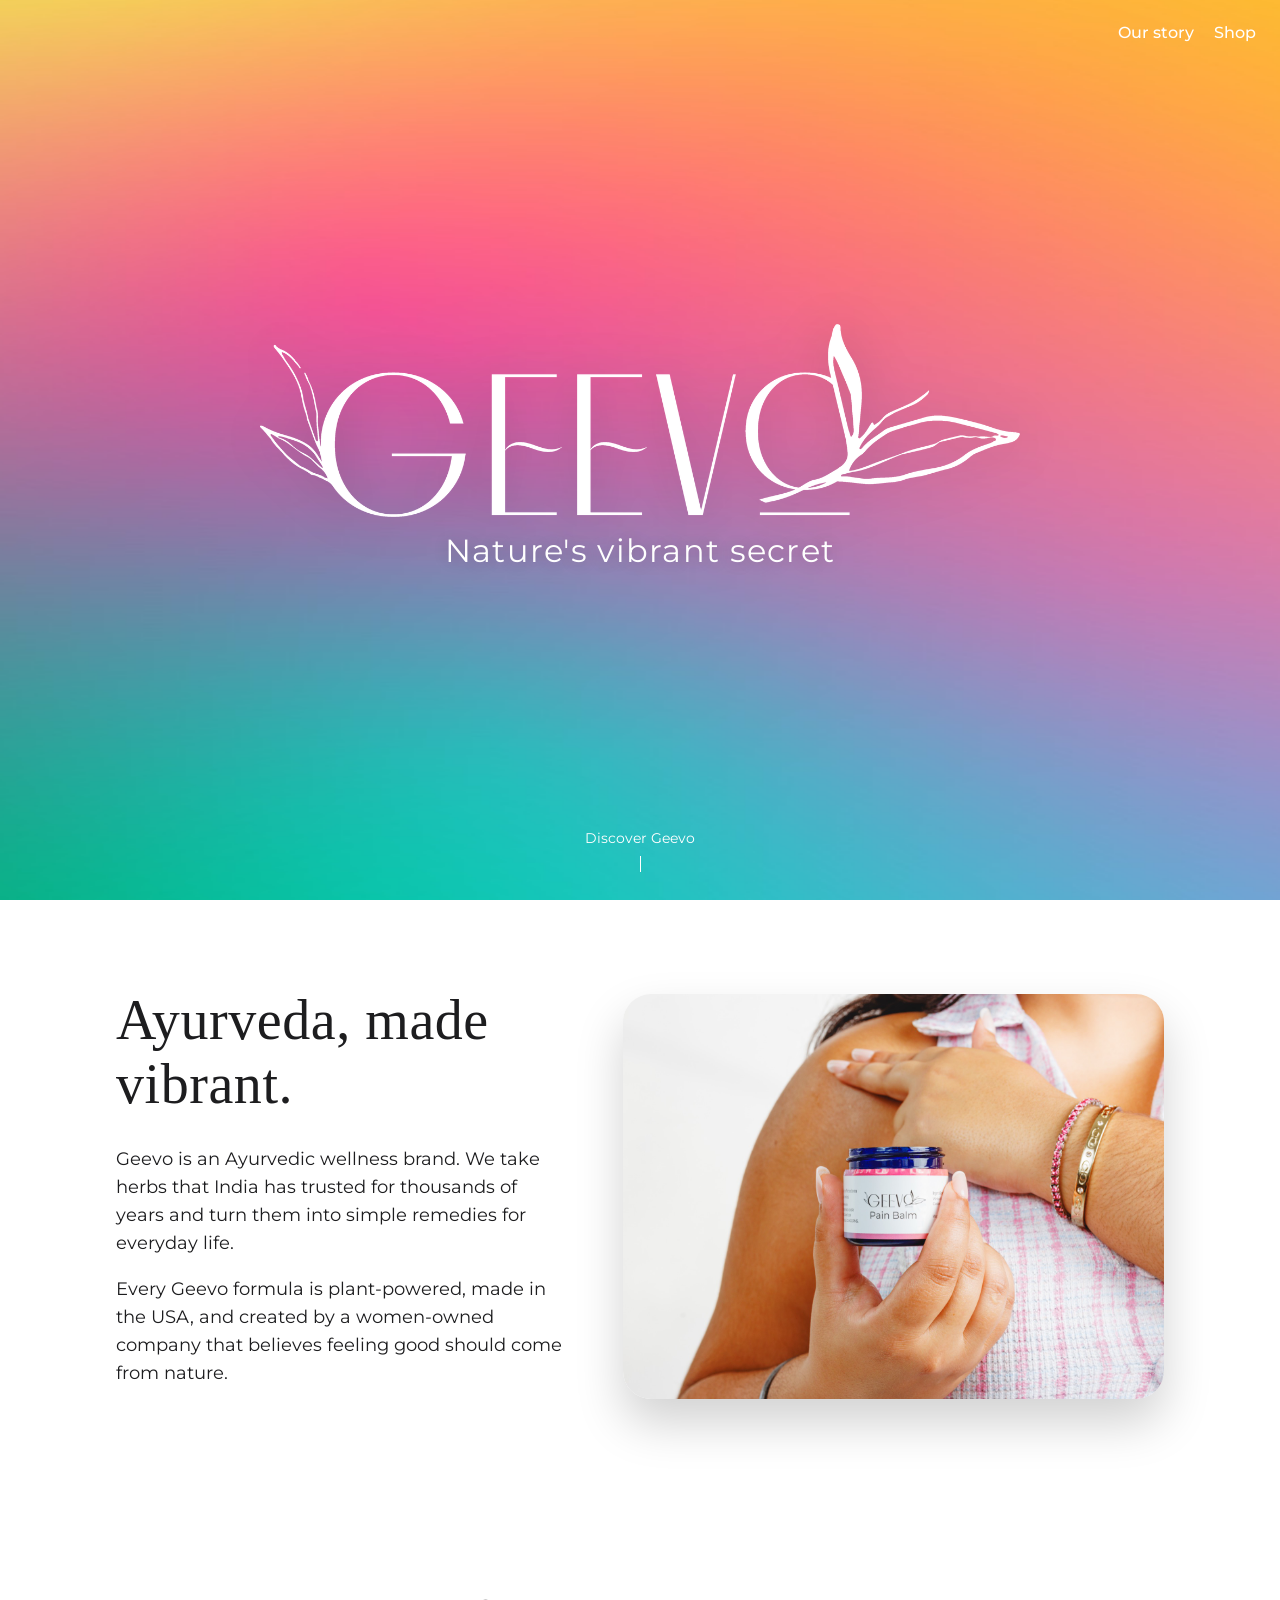
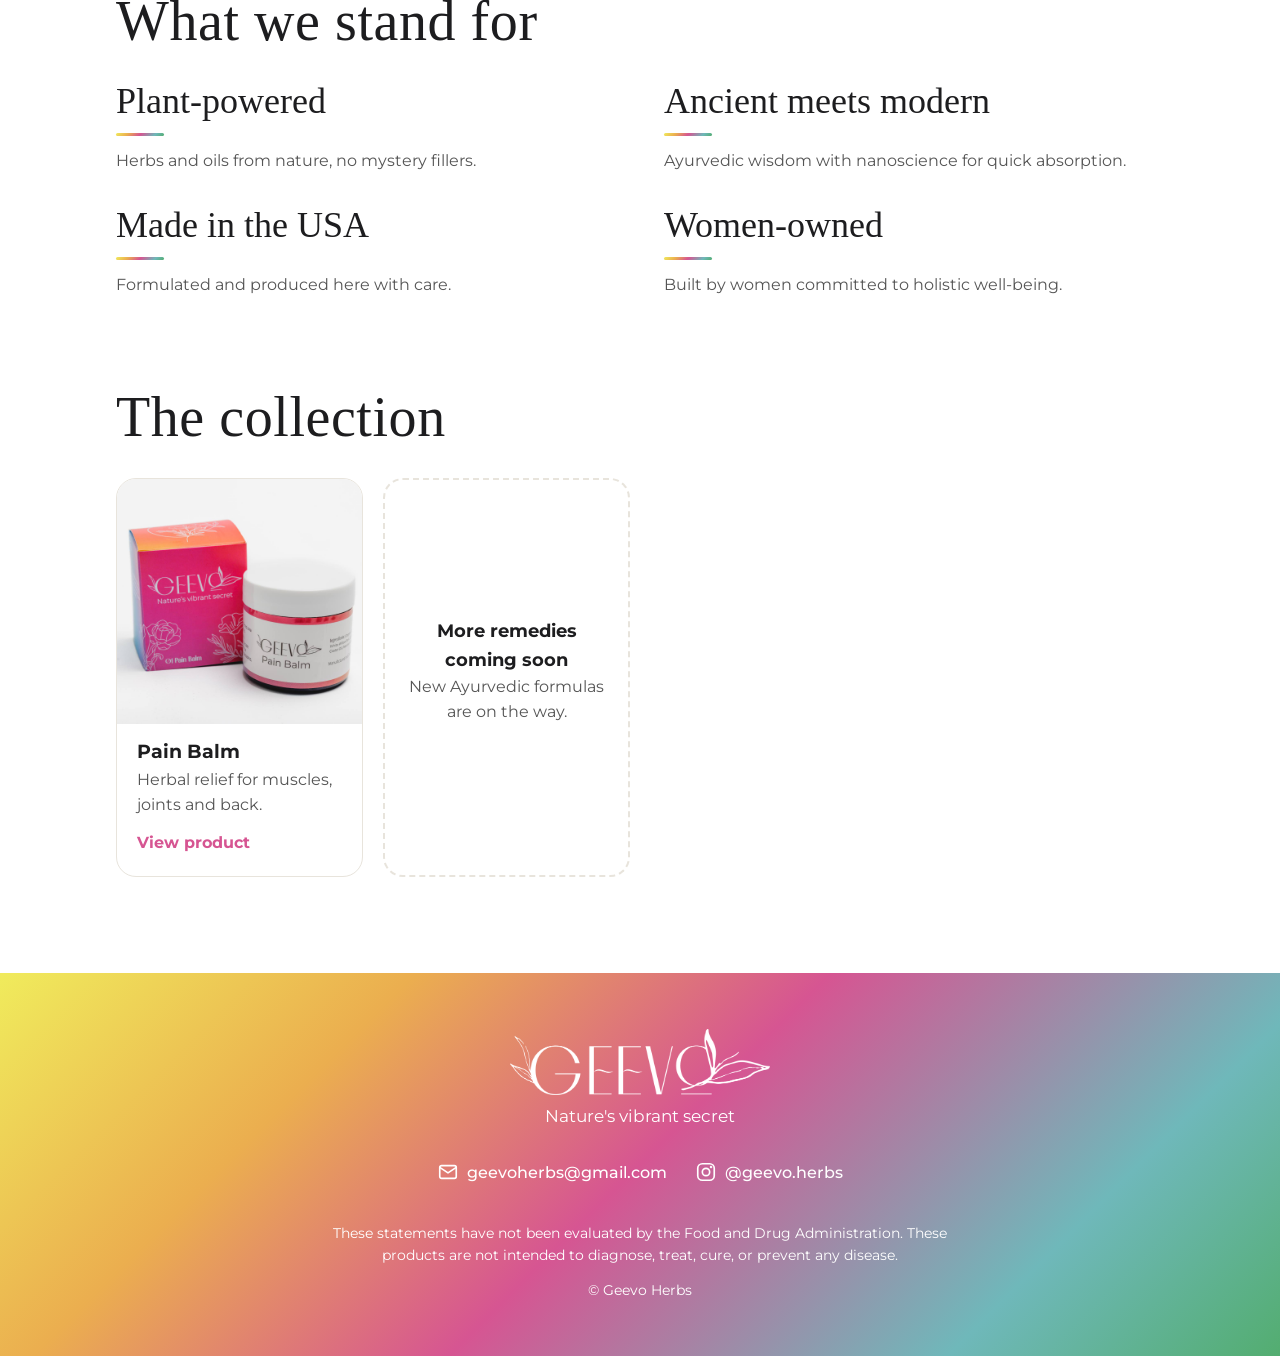
<file: index.html>
<!doctype html>
<html lang="en">
<head>
  <meta charset="utf-8">
  <meta name="viewport" content="width=device-width, initial-scale=1">
  <title>Geevo Herbs — Nature's Vibrant Secret</title>
  <meta name="description" content="Geevo Herbs brings Ayurveda into modern self-care with clean, plant-powered remedies. Made in the USA by a women-owned company.">
  <link rel="icon" href="img/favicon.png">
  <link rel="preconnect" href="https://fonts.googleapis.com">
  <link rel="preconnect" href="https://fonts.gstatic.com" crossorigin>
  <link href="https://fonts.googleapis.com/css2?family=Montserrat:wght@400;500;700&display=swap" rel="stylesheet">
  <link href="https://api.fontshare.com/v2/css?f[]=melodrama@400,500,600&display=swap" rel="stylesheet">
  <link rel="stylesheet" href="style.css">
</head>
<body>
  <header class="site-header site-header--overlay">
    <nav class="site-nav">
      <a href="#story">Our story</a>
      <a href="#collection">Shop</a>
    </nav>
  </header>

  <main>
    <section class="brand-hero">
      <h1 class="brand-hero-logo">
        <img src="img/wordmark-white.png" alt="Geevo" width="1400" height="357">
      </h1>
      <p class="brand-hero-tagline">Nature's vibrant secret</p>
      <a class="scroll-cue" href="#story">Discover Geevo</a>
    </section>

    <section class="story" id="story">
      <div class="story-text">
        <h2>Ayurveda, made vibrant.</h2>
        <p>Geevo is an Ayurvedic wellness brand. We take herbs that India has trusted for thousands of years and turn them into simple remedies for everyday life.</p>
        <p>Every Geevo formula is plant-powered, made in the USA, and created by a women-owned company that believes feeling good should come from nature.</p>
      </div>
      <img class="story-img" src="img/shoulder.jpg" alt="Woman applying Geevo Pain Balm to her shoulder" loading="lazy" width="1600" height="1200">
    </section>

    <section class="values">
      <h2>What we stand for</h2>
      <ul class="value-list">
        <li><strong>Plant-powered</strong>Herbs and oils from nature, no mystery fillers.</li>
        <li><strong>Ancient meets modern</strong>Ayurvedic wisdom with nanoscience for quick absorption.</li>
        <li><strong>Made in the USA</strong>Formulated and produced here with care.</li>
        <li><strong>Women-owned</strong>Built by women committed to holistic well-being.</li>
      </ul>
    </section>

    <section class="collection" id="collection">
      <h2>The collection</h2>
      <ul class="product-grid">
        <li class="product-card">
          <a href="products/pain-balm.html">
            <img src="img/pain-balm/1.jpg" alt="Geevo Pain Balm jar and box" loading="lazy" width="1200" height="1200">
            <div class="product-card-body">
              <h3>Pain Balm</h3>
              <p>Herbal relief for muscles, joints and back.</p>
              <span class="product-card-link">View product</span>
            </div>
          </a>
        </li>
        <li class="product-card coming-soon">
          <p><strong>More remedies coming soon</strong>New Ayurvedic formulas are on the way.</p>
        </li>
      </ul>
    </section>
  </main>

  <footer class="site-footer">
    <img src="img/wordmark-white.png" alt="Geevo" class="footer-logo" loading="lazy">
    <p class="footer-tagline">Nature's vibrant secret</p>
    <ul class="footer-contact">
      <li>
        <a href="mailto:geevoherbs@gmail.com">
          <svg viewBox="0 0 24 24" aria-hidden="true"><rect x="3" y="5" width="18" height="14" rx="2"/><path d="m3 7 9 6 9-6"/></svg>
          geevoherbs@gmail.com
        </a>
      </li>
      <li>
        <a href="https://www.instagram.com/geevo.herbs/" target="_blank" rel="noopener">
          <svg viewBox="0 0 24 24" aria-hidden="true"><rect x="3" y="3" width="18" height="18" rx="5"/><circle cx="12" cy="12" r="4"/><circle cx="17.5" cy="6.5" r=".5"/></svg>
          @geevo.herbs
        </a>
      </li>
    </ul>
    <p class="disclaimer">These statements have not been evaluated by the Food and Drug Administration. These products are not intended to diagnose, treat, cure, or prevent any disease.</p>
    <p>&copy; Geevo Herbs</p>
  </footer>
</body>
</html>
</file>
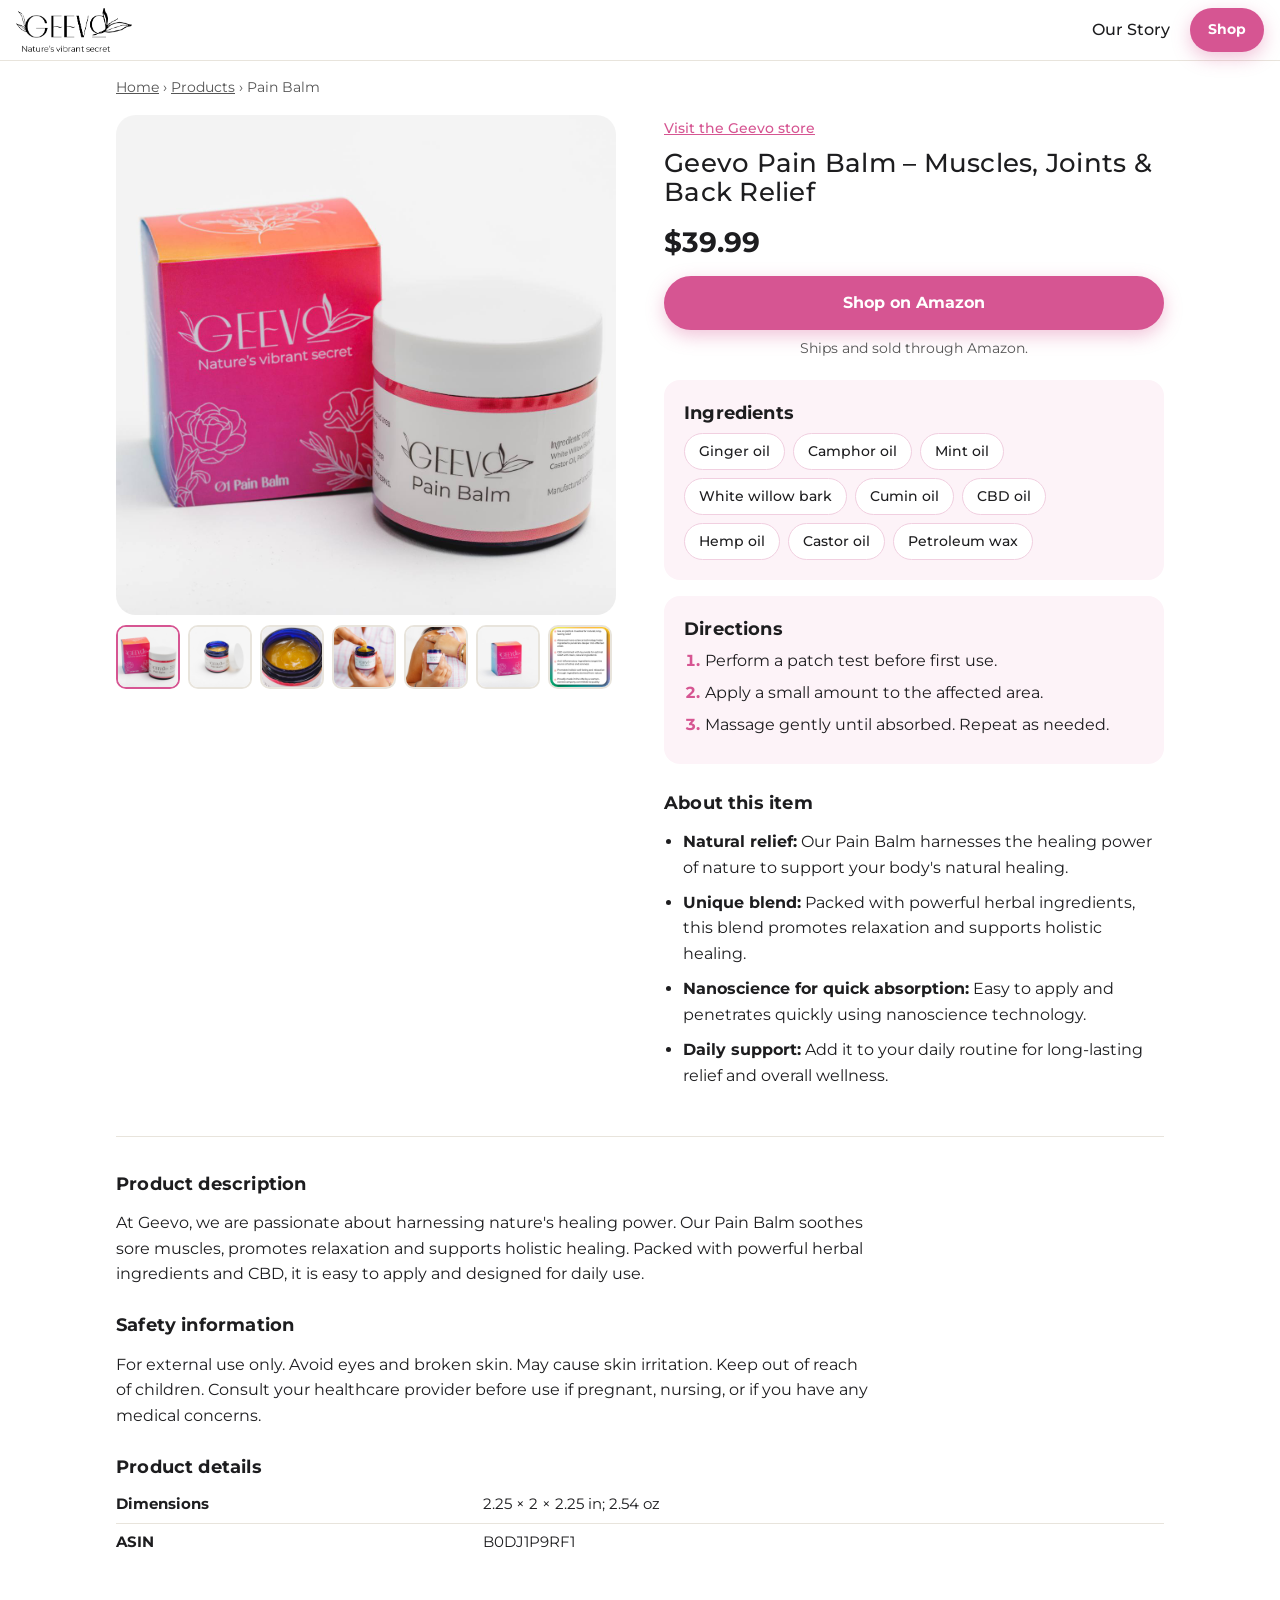
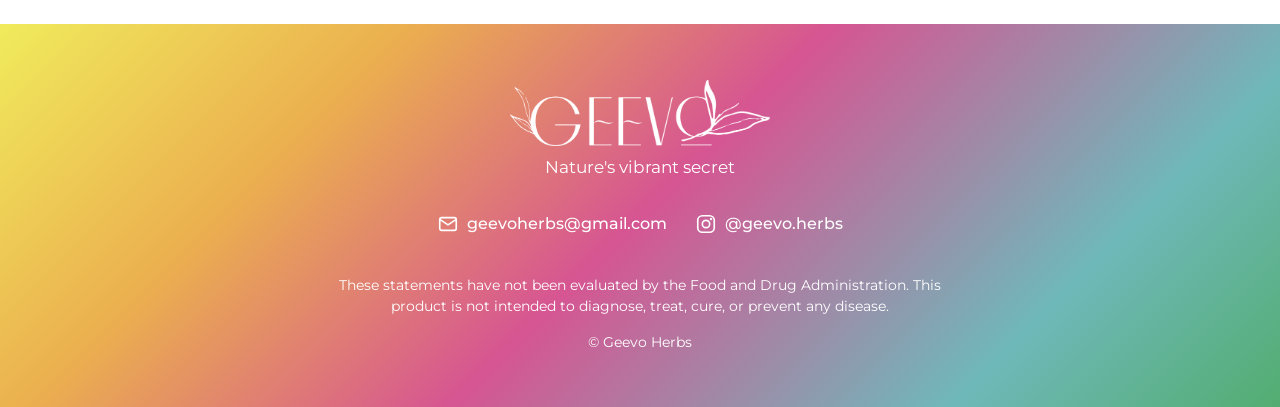
<file: products/pain-balm.html>
<!doctype html>
<html lang="en">
<head>
  <meta charset="utf-8">
  <meta name="viewport" content="width=device-width, initial-scale=1">
  <title>Geevo Pain Balm — Muscles, Joints &amp; Back Relief</title>
  <meta name="description" content="Geevo Pain Balm: an Ayurvedic herbal balm with ginger, camphor, mint, white willow bark and CBD for muscle, joint and back relief.">
  <link rel="icon" href="../img/favicon.png">
  <link rel="preconnect" href="https://fonts.googleapis.com">
  <link rel="preconnect" href="https://fonts.gstatic.com" crossorigin>
  <link href="https://fonts.googleapis.com/css2?family=Montserrat:wght@400;500;700&display=swap" rel="stylesheet">
  <link href="https://api.fontshare.com/v2/css?f[]=melodrama@400,500,600&display=swap" rel="stylesheet">
  <link rel="stylesheet" href="../style.css">
  <script src="../gallery.js" defer></script>
</head>
<body class="has-buy-bar">
  <header class="site-header">
    <a href="../index.html" aria-label="Geevo Herbs home"><img src="../img/logo-black.png" alt="Geevo" class="header-logo"></a>
    <nav class="site-nav">
      <a href="../index.html#story">Our Story</a>
      <a href="../index.html#products" class="btn btn-small">Shop</a>
    </nav>
  </header>

  <main class="section pdp-page">
    <nav class="breadcrumb" aria-label="Breadcrumb">
      <a href="../index.html">Home</a> › <a href="../index.html#products">Products</a> › <span>Pain Balm</span>
    </nav>

    <div class="pdp">
      <div class="gallery">
        <div class="gallery-track" tabindex="0" aria-label="Product images">
          <img src="../img/pain-balm/1.jpg" alt="Geevo Pain Balm jar with gift box" width="1200" height="1200">
          <img src="../img/pain-balm/2.jpg" alt="Open jar of Geevo Pain Balm" width="1200" height="1200" loading="lazy">
          <img src="../img/pain-balm/3.jpg" alt="Close-up of the golden balm texture" width="1200" height="1200" loading="lazy">
          <img src="../img/pain-balm/4.jpg" alt="Scooping balm from the jar" width="1200" height="1200" loading="lazy">
          <img src="../img/pain-balm/5.jpg" alt="Applying Geevo Pain Balm to the shoulder" width="1200" height="1200" loading="lazy">
          <img src="../img/pain-balm/6.jpg" alt="Geevo Pain Balm box" width="1200" height="1200" loading="lazy">
          <img src="../img/pain-balm/7.jpg" alt="Pain Balm benefits: joint and muscle relief, nano technology, CBD with Ayurveda, anti-inflammatory, made in USA" width="1200" height="1200" loading="lazy">
          <img src="../img/pain-balm/herbs.jpg" alt="The herbs behind Geevo: ginger eases stiffness, white willow bark is a natural source of salicin, cumin restores balance, castor is a classic massage oil, mint and camphor bring cooling relief" width="1200" height="1200" loading="lazy">
        </div>
        <div class="gallery-thumbs">
          <button type="button" aria-label="Image 1" aria-current="true"><img src="../img/pain-balm/1.jpg" alt=""></button>
          <button type="button" aria-label="Image 2"><img src="../img/pain-balm/2.jpg" alt="" loading="lazy"></button>
          <button type="button" aria-label="Image 3"><img src="../img/pain-balm/3.jpg" alt="" loading="lazy"></button>
          <button type="button" aria-label="Image 4"><img src="../img/pain-balm/4.jpg" alt="" loading="lazy"></button>
          <button type="button" aria-label="Image 5"><img src="../img/pain-balm/5.jpg" alt="" loading="lazy"></button>
          <button type="button" aria-label="Image 6"><img src="../img/pain-balm/6.jpg" alt="" loading="lazy"></button>
          <button type="button" aria-label="Image 7"><img src="../img/pain-balm/7.jpg" alt="" loading="lazy"></button>
          <button type="button" aria-label="Image 8"><img src="../img/pain-balm/herbs.jpg" alt="" loading="lazy"></button>
        </div>
      </div>

      <div class="pdp-info">
        <a class="brand-link" href="../index.html">Visit the Geevo store</a>
        <h1>Geevo Pain Balm – Muscles, Joints &amp; Back Relief</h1>
        <p class="pdp-price">$39.99</p>
        <a class="btn btn-block" href="https://www.amazon.com/dp/B0DJ1P9RF1" target="_blank" rel="noopener">Shop on Amazon</a>
        <p class="pdp-ship">Ships and sold through Amazon.</p>

        <section class="pdp-highlight">
          <h2 class="pdp-h">Ingredients</h2>
          <ul class="ingredient-pills">
            <li>Ginger oil</li><li>Camphor oil</li><li>Mint oil</li><li>White willow bark</li><li>Cumin oil</li><li>CBD oil</li><li>Hemp oil</li><li>Castor oil</li><li>Petroleum wax</li>
          </ul>
        </section>

        <section class="pdp-highlight">
          <h2 class="pdp-h">Directions</h2>
          <ol class="pdp-steps">
            <li>Perform a patch test before first use.</li>
            <li>Apply a small amount to the affected area.</li>
            <li>Massage gently until absorbed. Repeat as needed.</li>
          </ol>
        </section>

        <h2 class="pdp-h">About this item</h2>
        <ul class="pdp-bullets">
          <li><strong>Natural relief:</strong> Our Pain Balm harnesses the healing power of nature to support your body's natural healing.</li>
          <li><strong>Unique blend:</strong> Packed with powerful herbal ingredients, this blend promotes relaxation and supports holistic healing.</li>
          <li><strong>Nanoscience for quick absorption:</strong> Easy to apply and penetrates quickly using nanoscience technology.</li>
          <li><strong>Daily support:</strong> Add it to your daily routine for long-lasting relief and overall wellness.</li>
        </ul>
      </div>
    </div>

    <div class="pdp-details">
      <section>
        <h2 class="pdp-h">Product description</h2>
        <p>At Geevo, we are passionate about harnessing nature's healing power. Our Pain Balm soothes sore muscles, promotes relaxation and supports holistic healing. Packed with powerful herbal ingredients and CBD, it is easy to apply and designed for daily use.</p>
      </section>
      <section>
        <h2 class="pdp-h">Safety information</h2>
        <p>For external use only. Avoid eyes and broken skin. May cause skin irritation. Keep out of reach of children. Consult your healthcare provider before use if pregnant, nursing, or if you have any medical concerns.</p>
      </section>
      <section>
        <h2 class="pdp-h">Product details</h2>
        <table class="pdp-facts">
          <tr><th>Dimensions</th><td>2.25 × 2 × 2.25 in; 2.54 oz</td></tr>
          <tr><th>ASIN</th><td>B0DJ1P9RF1</td></tr>
        </table>
      </section>
    </div>
  </main>

  <div class="buy-bar">
    <span class="pdp-price">$39.99</span>
    <a class="btn" href="https://www.amazon.com/dp/B0DJ1P9RF1" target="_blank" rel="noopener">Shop on Amazon</a>
  </div>

  <footer class="site-footer">
    <img src="../img/wordmark-white.png" alt="Geevo" class="footer-logo" loading="lazy">
    <p class="footer-tagline">Nature's vibrant secret</p>
    <ul class="footer-contact">
      <li>
        <a href="mailto:geevoherbs@gmail.com">
          <svg viewBox="0 0 24 24" aria-hidden="true"><rect x="3" y="5" width="18" height="14" rx="2"/><path d="m3 7 9 6 9-6"/></svg>
          geevoherbs@gmail.com
        </a>
      </li>
      <li>
        <a href="https://www.instagram.com/geevo.herbs/" target="_blank" rel="noopener">
          <svg viewBox="0 0 24 24" aria-hidden="true"><rect x="3" y="3" width="18" height="18" rx="5"/><circle cx="12" cy="12" r="4"/><circle cx="17.5" cy="6.5" r=".5"/></svg>
          @geevo.herbs
        </a>
      </li>
    </ul>
    <p class="disclaimer">These statements have not been evaluated by the Food and Drug Administration. This product is not intended to diagnose, treat, cure, or prevent any disease.</p>
    <p>&copy; Geevo Herbs</p>
  </footer>
</body>
</html>
</file>
<file: style.css>
:root {
  /* Brand palette (Geevo Branding Colors) */
  --orange: #ebae4f;
  --yellow: #f0eb5c;
  --purple: #b87aae;
  --pink: #d65592;
  --teal: #6fb8ba;
  --green: #53ad70;
  --ink: #1d1d1f;
  --muted: #555;
  --line: #e8e4dc;
  --bg: #ffffff;
  --gradient: linear-gradient(135deg, var(--yellow), var(--orange) 25%, var(--pink) 50%, var(--teal) 80%, var(--green));
  --radius: 20px;
}

* { box-sizing: border-box; }
html { scroll-behavior: smooth; scroll-padding-top: 72px; }

body {
  margin: 0;
  font-family: "Montserrat", system-ui, sans-serif;
  color: var(--ink);
  background: var(--bg);
  line-height: 1.6;
}

img { max-width: 100%; height: auto; display: block; }
h1, h2, h3 { line-height: 1.15; margin: 0 0 .5em; }
/* Brand display face (Fontshare); Montserrat stays for body/UI */
h1, h2 { font-family: "Melodrama", Georgia, serif; font-weight: 500; letter-spacing: .01em; }
h1 { font-size: clamp(2.5rem, 8vw, 4rem); }
h2 { font-size: clamp(2.25rem, 7vw, 3.5rem); }
a { color: inherit; }
:focus-visible { outline: 3px solid var(--pink); outline-offset: 3px; }

.btn {
  display: inline-block;
  background: var(--pink);
  color: #fff;
  font-weight: 700;
  text-align: center;
  text-decoration: none;
  padding: 14px 28px;
  border-radius: 999px;
  box-shadow: 0 6px 18px rgb(214 85 146 / .35);
  transition: transform .15s, background .15s;
}
.btn:hover, .btn:focus-visible { background: #c0417d; transform: translateY(-2px); }
.btn-small { padding: 10px 18px; font-size: .9rem; }
.btn-block { display: block; width: 100%; }

.section { max-width: 1080px; margin: 0 auto; padding: 64px 16px; }

/* Header */
.site-header {
  position: sticky;
  top: 0;
  z-index: 10;
  display: flex;
  align-items: center;
  justify-content: space-between;
  padding: 8px 16px;
  background: rgb(255 255 255 / .92);
  backdrop-filter: blur(8px);
  border-bottom: 1px solid var(--line);
}
.header-logo { height: 44px; width: auto; }
.site-nav { display: flex; align-items: center; gap: 20px; font-weight: 500; }
.site-nav > a:not(.btn) { text-decoration: none; }

/* Landing page: header floats over the hero, the hero itself is the logo */
.site-header--overlay {
  position: absolute;
  inset: 0 0 auto 0;
  justify-content: flex-end;
  background: none;
  backdrop-filter: none;
  border: 0;
  padding: 20px 24px;
  color: #fff;
}

/* Landing: brand hero */
.brand-hero {
  position: relative;
  min-height: 100svh;
  display: grid;
  place-content: center;
  justify-items: center;
  gap: 8px;
  padding: 96px 24px;
  text-align: center;
  color: #fff;
  background: url("img/bg.jpg") center / 160% 160%;
  animation: drift 24s ease-in-out infinite alternate;
}
@keyframes drift {
  from { background-position: 0% 0%; }
  to { background-position: 100% 100%; }
}
.brand-hero-logo { margin: 0; width: min(86vw, 760px); }
.brand-hero-logo img { filter: drop-shadow(0 2px 24px rgb(0 0 0 / .18)); }
.brand-hero-tagline {
  margin: 0;
  font-size: clamp(1.15rem, 3.6vw, 2rem);
  letter-spacing: .04em;
  text-shadow: 0 1px 16px rgb(0 0 0 / .2);
}
.scroll-cue {
  position: absolute;
  bottom: 28px;
  left: 50%;
  translate: -50% 0;
  font-size: .9rem;
  text-decoration: none;
  padding-bottom: 22px;
}
.scroll-cue::after {
  content: "";
  position: absolute;
  left: 50%;
  bottom: 0;
  width: 1px;
  height: 16px;
  background: currentColor;
}

/* Landing: story */
.story {
  max-width: 1080px;
  margin: 0 auto;
  padding: 88px 16px 96px;
  display: grid;
  gap: 56px;
  align-items: center;
}
.story-text p { font-size: 1.1rem; max-width: 34em; }
.story-img { border-radius: 28px; box-shadow: 0 24px 48px rgb(0 0 0 / .18); }

/* Landing: values as a typographic list */
.values { max-width: 1080px; margin: 0 auto; padding: 88px 16px; }
.value-list { list-style: none; padding: 0; margin: 0; display: grid; gap: 32px; }
.value-list li { color: var(--muted); }
.value-list strong {
  display: block;
  font-family: "Melodrama", Georgia, serif;
  font-weight: 500;
  font-size: clamp(1.75rem, 5vw, 2.25rem);
  color: var(--ink);
  line-height: 1.15;
}
.value-list strong::after {
  content: "";
  display: block;
  width: 48px;
  height: 3px;
  margin: 10px 0 12px;
  border-radius: 2px;
  background: var(--gradient);
}

/* Landing: collection (scales from 1 product to many) */
.collection { max-width: 1080px; margin: 0 auto; padding: 0 16px 96px; }
.product-grid {
  list-style: none;
  padding: 0;
  margin: 0;
  display: grid;
  grid-template-columns: repeat(auto-fill, minmax(240px, 1fr));
  gap: 20px;
}
.product-card { background: #fff; border-radius: var(--radius); overflow: hidden; border: 1px solid var(--line); }
.product-card a { display: block; text-decoration: none; height: 100%; }
.product-card-body { padding: 16px 20px 20px; }
.product-card h3 { font-size: 1.2rem; margin-bottom: .25em; }
.product-card p { margin: 0 0 .75em; color: var(--muted); }
.product-card-link { font-weight: 700; color: var(--pink); }
.product-card a:hover .product-card-link { text-decoration: underline; }
.coming-soon {
  display: grid;
  place-items: center;
  text-align: center;
  padding: 32px 24px;
  min-height: 200px;
  border: 2px dashed var(--line);
}
.coming-soon strong { display: block; font-size: 1.1rem; color: var(--ink); }

/* Product page (Amazon-style) */
.pdp-page { padding-top: 16px; }
.breadcrumb { font-size: .85rem; color: var(--muted); margin-bottom: 16px; }
.pdp { display: grid; gap: 24px; }

.gallery { min-width: 0; }
.gallery-track {
  display: flex;
  overflow-x: auto;
  scroll-snap-type: x mandatory;
  scroll-behavior: smooth;
  scrollbar-width: none;
  border-radius: var(--radius);
  background: #fff;
  position: relative; /* children's offsetLeft is relative to the track */
}
.gallery-track::-webkit-scrollbar { display: none; }
.gallery-track img { flex: 0 0 100%; scroll-snap-align: start; aspect-ratio: 1; object-fit: cover; }
.gallery-thumbs { display: flex; gap: 8px; margin-top: 10px; overflow-x: auto; padding-bottom: 4px; }
.gallery-thumbs button {
  flex: 0 0 56px;
  padding: 0;
  border: 2px solid var(--line);
  border-radius: 10px;
  overflow: hidden;
  background: none;
  cursor: pointer;
}
.gallery-thumbs button[aria-current="true"] { border-color: var(--pink); }

.brand-link { color: var(--pink); font-weight: 500; font-size: .9rem; }
.pdp-info h1 { font-family: "Montserrat", sans-serif; font-weight: 500; font-size: clamp(1.3rem, 4vw, 1.6rem); margin-top: .3em; }
.pdp-price { font-size: 1.75rem; font-weight: 700; margin: 0 0 12px; }
.pdp-ship { font-size: .85rem; color: var(--muted); margin: 8px 0 20px; text-align: center; }
.pdp-h { font-family: "Montserrat", sans-serif; font-weight: 700; font-size: 1.15rem; margin: 1.5em 0 .5em; }
.pdp-facts { border-collapse: collapse; width: 100%; font-size: .95rem; }
.pdp-facts th { text-align: left; font-weight: 700; padding: 6px 16px 6px 0; width: 35%; vertical-align: top; }
.pdp-facts td { padding: 6px 0; }
.pdp-facts tr + tr { border-top: 1px solid var(--line); }
.pdp-highlight { background: #fdf3f8; border-radius: 16px; padding: 4px 20px 20px; margin-top: 16px; }
.pdp-highlight .pdp-h { margin-top: 1em; }
.ingredient-pills { list-style: none; padding: 0; margin: 0; display: flex; flex-wrap: wrap; gap: 8px; }
.ingredient-pills li { background: #fff; border: 1px solid #f1cfe0; border-radius: 999px; padding: 6px 14px; font-size: .9rem; font-weight: 500; }
.pdp-steps { margin: 0; padding-left: 1.3em; }
.pdp-steps li { margin-bottom: .4em; }
.pdp-steps li::marker { font-weight: 700; color: var(--pink); }
.pdp-bullets { padding-left: 1.2em; }
.pdp-bullets li { margin-bottom: .6em; }
.pdp-details { border-top: 1px solid var(--line); margin-top: 32px; padding-top: 8px; }
.pdp-details p, .pdp-details ol { max-width: 760px; }

/* Mobile sticky buy bar (hidden on desktop where the button is always in view) */
.buy-bar {
  position: fixed;
  inset: auto 0 0 0;
  z-index: 10;
  display: flex;
  align-items: center;
  justify-content: space-between;
  gap: 16px;
  padding: 10px 16px calc(10px + env(safe-area-inset-bottom));
  background: #fff;
  border-top: 1px solid var(--line);
  box-shadow: 0 -4px 16px rgb(0 0 0 / .08);
}
.buy-bar .pdp-price { margin: 0; font-size: 1.3rem; }
.has-buy-bar { padding-bottom: 76px; }

/* Footer */
.site-footer { background: var(--gradient); color: #fff; text-align: center; padding: 56px 16px 40px; font-size: .85rem; }
.footer-logo { width: min(260px, 70vw); margin: 0 auto 8px; }
.footer-tagline { font-size: 1.05rem; margin: 0 0 24px; }
.footer-contact { list-style: none; padding: 0; margin: 0 0 32px; display: flex; flex-wrap: wrap; justify-content: center; gap: 12px 28px; font-size: 1rem; font-weight: 500; }
.footer-contact a { display: inline-flex; align-items: center; gap: 8px; text-decoration: none; padding: 6px 0; }
.footer-contact a:hover { text-decoration: underline; }
.footer-contact svg { width: 22px; height: 22px; fill: none; stroke: currentColor; stroke-width: 1.8; stroke-linecap: round; stroke-linejoin: round; }
.disclaimer { max-width: 640px; margin: 0 auto 1em; }

/* Larger screens */
@media (min-width: 720px) {
  .story { grid-template-columns: 5fr 6fr; }
  .value-list { grid-template-columns: repeat(2, 1fr); column-gap: 48px; }
  .pdp { grid-template-columns: 1fr 1fr; gap: 48px; align-items: start; }
  .gallery { position: sticky; top: 88px; }
  .gallery-thumbs button { flex-basis: 64px; }
  .buy-bar { display: none; }
  .has-buy-bar { padding-bottom: 0; }
}

@media (prefers-reduced-motion: reduce) {
  html, .gallery-track { scroll-behavior: auto; }
  .brand-hero { animation: none; }
  .btn { transition: none; }
}
</file>
